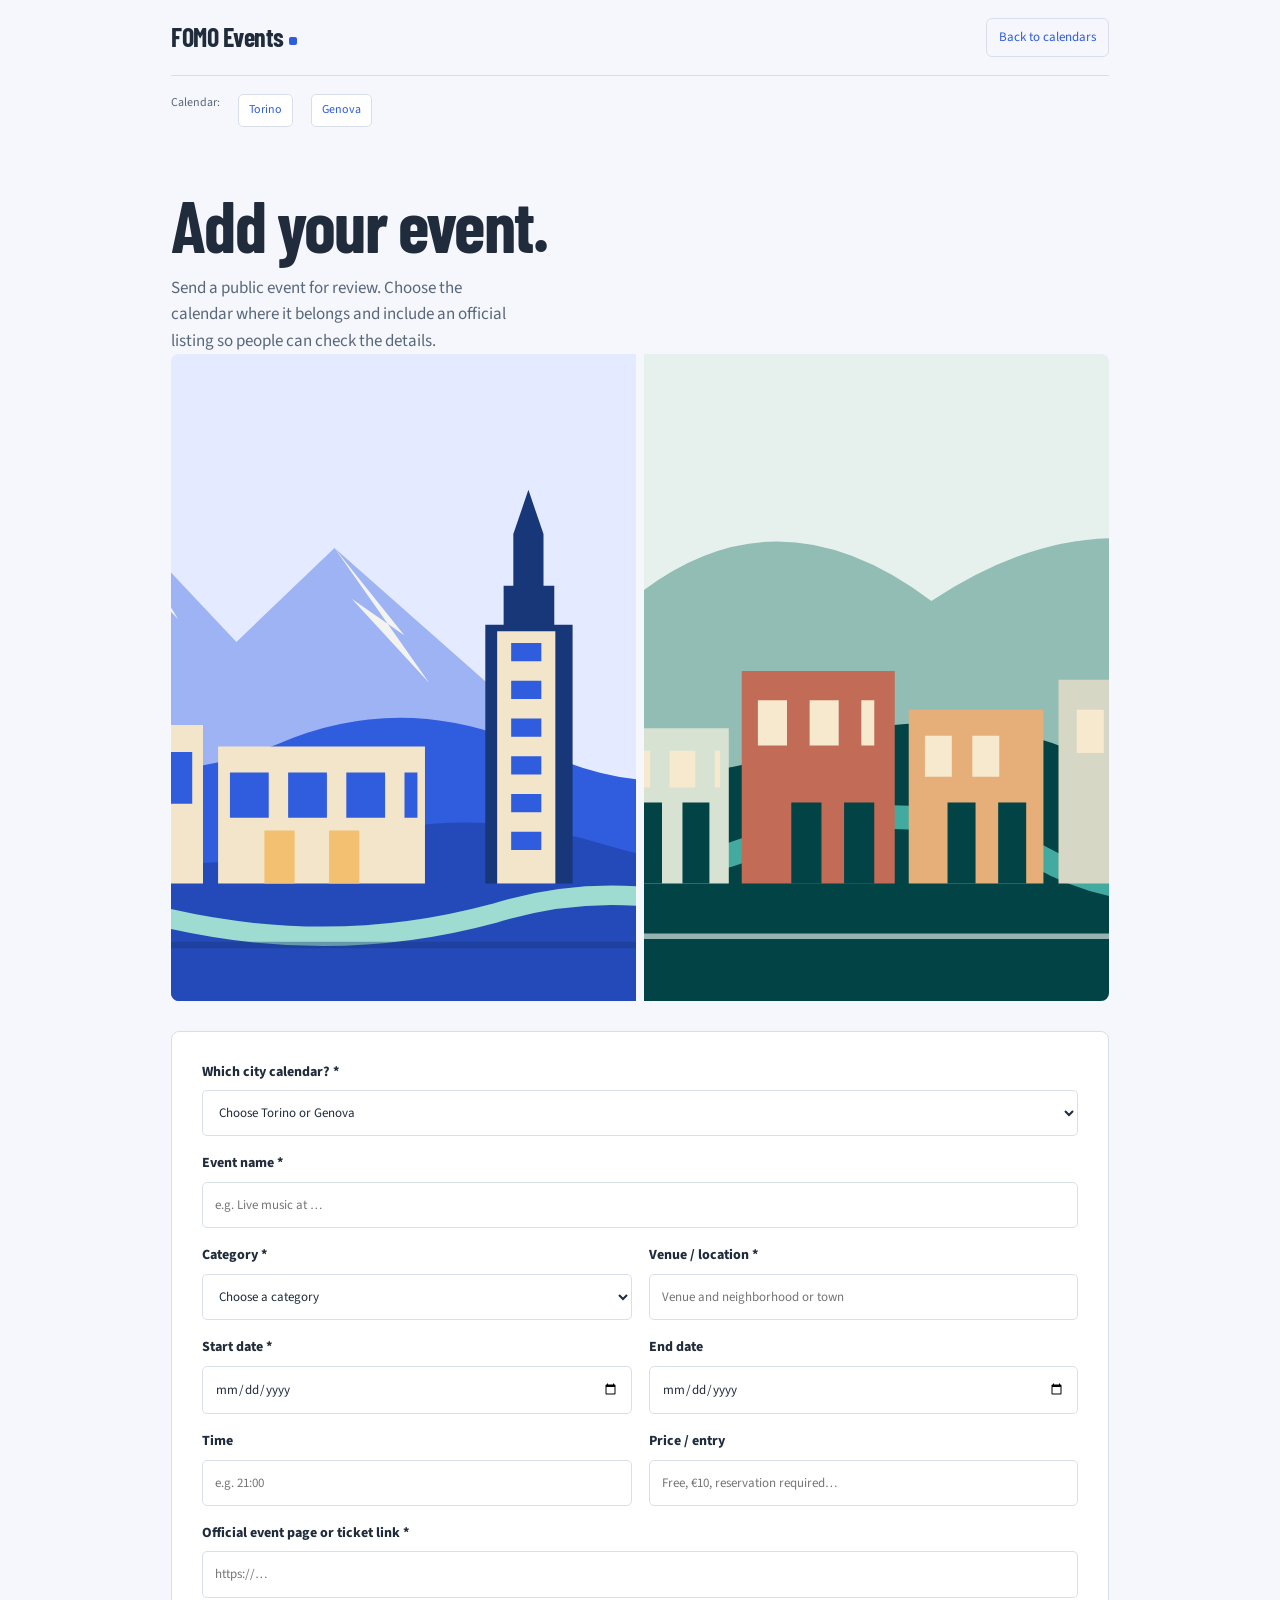
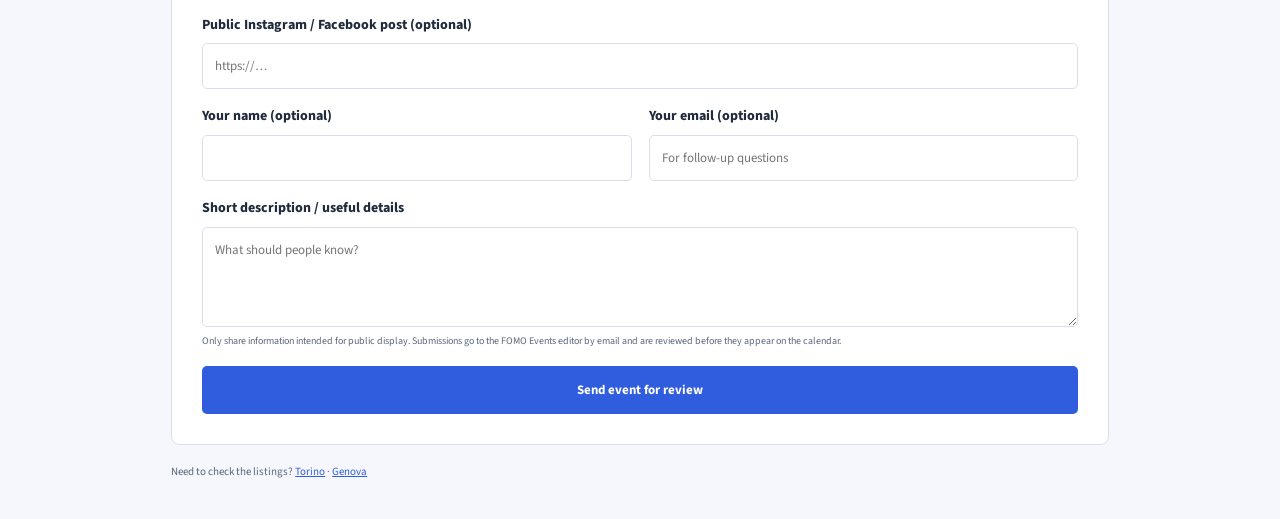
<file: submit.html>
<!doctype html>
<html lang="en"><head><meta charset="utf-8"><meta name="viewport" content="width=device-width,initial-scale=1"><meta name="theme-color" content="#305CDE"><meta name="description" content="Submit a public event for the FOMO Events Torino or Genova calendar."><title>Add an event · FOMO Events</title>
<style>:root{--paper:#f7f5ef;--ink:#17342f;--muted:#75817b;--line:#e5e3db;--orange:#305CDE;--white:#fffefa}*{box-sizing:border-box}body{margin:0;background:var(--paper);color:var(--ink);font-family:Inter,ui-sans-serif,system-ui,-apple-system,"Segoe UI",sans-serif}.wrap{max-width:840px;margin:auto;padding:0 28px}.top{height:78px;display:flex;align-items:center;justify-content:space-between;border-bottom:1px solid var(--line)}.brand{font-weight:850;font-size:20px;letter-spacing:-1px}.brand i{display:inline-block;width:9px;height:9px;background:var(--orange);border-radius:50%;margin-left:2px}.back{font-size:13px;color:#60776d;text-decoration:none}.cities{display:flex;gap:12px;padding:18px 0 0;font-size:12px}.cities a{color:#60776d}.hero{padding:34px 0 20px}.eyebrow{text-transform:uppercase;letter-spacing:1.7px;font-size:10px;font-weight:800;color:#6d827a}.hero h1{font-size:clamp(38px,7vw,64px);line-height:.98;letter-spacing:-4px;margin:14px 0}.hero p{font-size:14px;line-height:1.7;color:var(--muted);max-width:650px}.form{background:var(--white);border:1px solid var(--line);border-radius:18px;padding:24px;display:grid;grid-template-columns:1fr 1fr;gap:17px}.field{display:flex;flex-direction:column;gap:7px}.field.full{grid-column:1/-1}.field label{font-size:12px;font-weight:750}.field input,.field select,.field textarea{width:100%;border:1px solid var(--line);border-radius:10px;padding:12px;background:white;color:var(--ink);font:inherit;font-size:13px}.field textarea{min-height:100px;resize:vertical}.hint{font-size:10px;color:var(--muted);line-height:1.5}.submit{grid-column:1/-1;border:0;border-radius:10px;background:var(--ink);color:#fff;padding:14px 18px;font:inherit;font-size:13px;font-weight:750;cursor:pointer}.foot{padding:18px 0 38px;color:var(--muted);font-size:11px;line-height:1.6}.foot a{color:#60776d}.trap{position:absolute;left:-5000px}@media(max-width:600px){.wrap{padding:0 18px}.form{grid-template-columns:1fr;padding:18px}.field.full,.submit{grid-column:1}.hero h1{letter-spacing:-2px}}</style><link rel="stylesheet" href="assets/fomo.css"></head>
<body data-city="torino" class="submit-page"><div class="wrap"><header class="top"><a class="brand" href="./">FOMO Events<i></i></a><a class="back" href="./">Back to calendars</a></header><nav class="cities" aria-label="Choose a city"><span>Calendar:</span><a href="torino/">Torino</a><a href="genova/">Genova</a></nav>
<main><section class="hero"><div class="hero-copy"><h1>Add your event.</h1><p>Send a public event for review. Choose the calendar where it belongs and include an official listing so people can check the details.</p></div><div class="submit-city-art" aria-label="Illustrations of Torino and Genova"><img src="assets/torino-field-guide.svg" alt="" width="1200" height="600"><img src="assets/genova-field-guide.svg" alt="" width="1200" height="600"></div></section>
<form class="form" action="https://formsubmit.co/cf_flego@yahoo.it" method="POST">
<input type="hidden" name="_subject" value="FOMO Events event submission"><input type="hidden" name="_next" value="https://clifle.github.io/FOMO-events/thanks.html"><input type="text" name="_honey" class="trap" tabindex="-1" autocomplete="off">
<div class="field full"><label for="city">Which city calendar? *</label><select id="city" name="City" required><option value="">Choose Torino or Genova</option><option>Torino</option><option>Genova</option></select></div>
<div class="field full"><label for="title">Event name *</label><input id="title" name="Event name" required maxlength="120" placeholder="e.g. Live music at …"></div>
<div class="field"><label for="category">Category *</label><select id="category" name="Category" required><option value="">Choose a category</option><option>Art & exhibitions</option><option>Music & nightlife</option><option>Culture & talks</option><option>Markets</option><option>Food, sagre & fairs</option><option>Festivals</option><option>Family</option><option>Sport & outdoors</option><option>Other</option></select></div>
<div class="field"><label for="venue">Venue / location *</label><input id="venue" name="Venue / location" required maxlength="160" placeholder="Venue and neighborhood or town"></div>
<div class="field"><label for="start">Start date *</label><input id="start" name="Start date" type="date" required></div>
<div class="field"><label for="end">End date</label><input id="end" name="End date" type="date"></div>
<div class="field"><label for="time">Time</label><input id="time" name="Time" maxlength="80" placeholder="e.g. 21:00"></div>
<div class="field"><label for="price">Price / entry</label><input id="price" name="Price / entry" maxlength="100" placeholder="Free, €10, reservation required…"></div>
<div class="field full"><label for="url">Official event page or ticket link *</label><input id="url" name="Official event page" type="url" required placeholder="https://…"></div>
<div class="field full"><label for="social">Public Instagram / Facebook post (optional)</label><input id="social" name="Public social post" type="url" placeholder="https://…"></div>
<div class="field"><label for="name">Your name (optional)</label><input id="name" name="Name" maxlength="100"></div>
<div class="field"><label for="email">Your email (optional)</label><input id="email" name="email" type="email" maxlength="160" placeholder="For follow-up questions"></div>
<div class="field full"><label for="notes">Short description / useful details</label><textarea id="notes" name="Description" maxlength="800" placeholder="What should people know?"></textarea><span class="hint">Only share information intended for public display. Submissions go to the FOMO Events editor by email and are reviewed before they appear on the calendar.</span></div>
<button class="submit" type="submit">Send event for review </button></form></main><footer class="foot">Need to check the listings? <a href="torino/">Torino</a> · <a href="genova/">Genova</a></footer></div><script>const citySelect=document.getElementById("city");citySelect.addEventListener("change",()=>{document.body.dataset.city=citySelect.value==="Genova"?"genova":"torino";});</script></body></html>
</file>
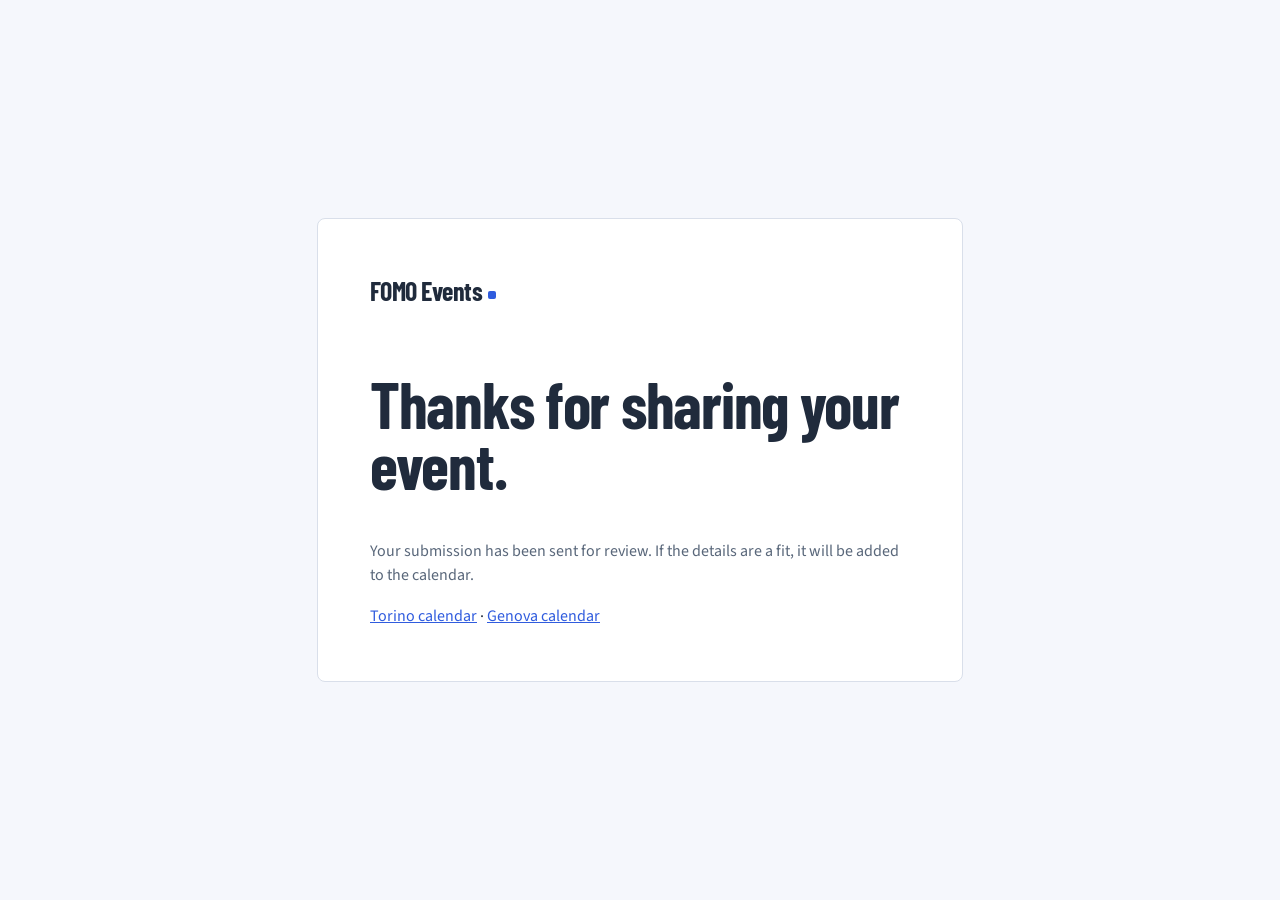
<file: thanks.html>
<!doctype html><html lang="en"><head><meta charset="utf-8"><meta name="viewport" content="width=device-width,initial-scale=1"><meta name="theme-color" content="#305CDE"><title>Thank you · FOMO Events</title><style>body{margin:0;min-height:100vh;display:grid;place-items:center;background:#f7f5ef;color:#17342f;font:16px/1.6 system-ui,sans-serif}.card{max-width:540px;margin:24px;padding:36px;background:#fffefa;border:1px solid #e5e3db;border-radius:18px}h1{letter-spacing:-2px}a{color:#60776d}</style><link rel="stylesheet" href="assets/fomo.css"></head><body data-city="torino" class="thanks-page"><main class="card"><a class="brand" href="./">FOMO Events<i></i></a><h1>Thanks for sharing your event.</h1><p>Your submission has been sent for review. If the details are a fit, it will be added to the calendar.</p><a href="torino/">Torino calendar</a> · <a href="genova/">Genova calendar</a></main></body></html>
</file>
<file: assets/fomo.css>
@import url('https://fonts.googleapis.com/css2?family=Barlow+Condensed:wght@500;600;700&family=Source+Sans+3:wght@400;500;600;700&display=swap');

:root {
  --fomo-display: 'Barlow Condensed', 'Avenir Next Condensed', sans-serif;
  --fomo-body: 'Source Sans 3', 'Avenir Next', sans-serif;
  --fomo-paper: #f7f8fb;
  --fomo-surface: #fff;
  --fomo-ink: #202b3c;
  --fomo-muted: #59677a;
  --fomo-line: #d9dfea;
  --fomo-accent: #305cde;
  --fomo-accent-deep: #173779;
  --fomo-wash: #e4eaff;
  color-scheme: light;
}

body[data-city="genova"] {
  --fomo-accent: #024345;
  --fomo-accent-deep: #012f31;
  --fomo-wash: #e6f0ec;
  --fomo-paper: #f4f8f6;
  --fomo-line: #d6e3df;
}

body[data-city="torino"] {
  --fomo-accent: #305cde;
  --fomo-accent-deep: #173779;
  --fomo-wash: #e4eaff;
  --fomo-paper: #f5f7fc;
  --fomo-line: #d9dfea;
}

html { scroll-behavior: smooth; scroll-padding-top: 88px; }
body, body * { font-family: var(--fomo-body); }
body { background: var(--fomo-paper); color: var(--fomo-ink); font-size: 16px; line-height: 1.55; }
::selection { background: var(--fomo-accent); color: #fff; }
*:focus-visible { outline: 3px solid color-mix(in srgb, var(--fomo-accent) 55%, white); outline-offset: 3px; }
button, input, select, textarea { caret-color: var(--fomo-accent); }
.wrap { max-width: 1320px; padding-left: clamp(20px, 4vw, 58px); padding-right: clamp(20px, 4vw, 58px); }

.top {
  position: relative;
  z-index: 10;
  min-height: 76px;
  height: auto;
  gap: 24px;
  border-bottom: 1px solid var(--fomo-line);
  color: var(--fomo-ink);
}
.brand {
  display: inline-flex;
  align-items: center;
  color: var(--fomo-ink);
  font-family: var(--fomo-display);
  font-size: 26px;
  font-weight: 700;
  letter-spacing: -.02em;
  text-decoration: none;
  white-space: nowrap;
}
.brand i { width: 8px; height: 8px; margin: 8px 0 0 6px; border-radius: 2px; background: var(--fomo-accent); }
.nav { align-items: center; gap: clamp(12px, 2vw, 28px); color: var(--fomo-muted); font-size: 14px; }
.nav a { position: relative; text-decoration: none; }
.nav a::after { position: absolute; right: 100%; bottom: -7px; left: 0; height: 2px; background: var(--fomo-accent); content: ''; transition: right .2s ease-out; }
.nav a:hover::after, .nav a:focus-visible::after { right: 0; }
.add-event {
  display: inline-flex;
  min-height: 40px;
  align-items: center;
  justify-content: center;
  padding: 9px 14px;
  border: 1px solid var(--fomo-accent);
  border-radius: 7px;
  background: var(--fomo-accent);
  color: #fff;
  font-size: 13px;
  font-weight: 700;
  line-height: 1;
  text-decoration: none;
  white-space: nowrap;
}
.add-event:hover { border-color: var(--fomo-accent-deep); background: var(--fomo-accent-deep); color: #fff; }
.mobile-menu { display: none; }
.mobile-menu a { color: var(--fomo-muted); font-size: 12px; font-weight: 650; text-decoration: none; white-space: nowrap; }
.mobile-menu a:hover, .mobile-menu a[aria-current="page"] { color: var(--fomo-accent-deep); }
.mobile-menu .mobile-add { padding: 7px 10px; border-radius: 6px; background: var(--fomo-accent); color: #fff; }
.mobile-menu .mobile-add:hover { background: var(--fomo-accent-deep); color: #fff; }
.mobile-menu .mobile-donate { padding: 7px 10px; border: 1px solid var(--fomo-line); border-radius: 6px; background: var(--fomo-surface); color: var(--fomo-ink); }
.mobile-menu .mobile-donate:hover { border-color: var(--fomo-accent); color: var(--fomo-accent-deep); }
.city-switch summary, .donate {
  border: 1px solid var(--fomo-line);
  border-radius: 7px;
  padding: 9px 12px;
  color: var(--fomo-ink);
  background: var(--fomo-surface);
  font-size: 13px;
  font-weight: 650;
}
.city-switch summary { list-style: none; }
.city-switch summary::-webkit-details-marker { display: none; }
.city-switch summary span { color: var(--fomo-accent); }
.city-menu { top: calc(100% + 7px); padding: 6px; border: 1px solid var(--fomo-line); border-radius: 8px; background: var(--fomo-surface); box-shadow: 0 12px 26px #16263d20; }
.city-menu a { border-radius: 5px; color: var(--fomo-ink); }
.city-menu a:hover, .city-menu a[aria-current="page"] { background: var(--fomo-wash); }
.city-menu small { color: var(--fomo-muted); }
.donate { background: var(--fomo-accent); border-color: var(--fomo-accent); color: #fff; text-decoration: none; }
.donate:hover { background: var(--fomo-accent-deep); color: #fff; }

.hero {
  grid-template-columns: minmax(0, .9fr) minmax(0, 1.1fr);
  gap: clamp(28px, 5vw, 72px);
  padding: clamp(36px, 5vw, 64px) 0 clamp(32px, 4vw, 52px);
}
.hero-copy { max-width: 570px; }
.hero h1, .submit-page .hero h1 {
  max-width: 16ch;
  margin: 0 0 18px;
  color: var(--fomo-ink);
  font-family: var(--fomo-display);
  font-size: clamp(54px, 6.5vw, 88px);
  font-weight: 700;
  letter-spacing: -.025em;
  line-height: .91;
  text-wrap: balance;
}
.hero h1 span { color: var(--fomo-accent); }
.intro, .hero p { max-width: 42ch; margin: 0; color: var(--fomo-muted); font-size: 17px; line-height: 1.55; }
.hero-art {
  position: relative;
  display: block;
  width: 100%;
  height: auto;
  min-height: 0;
  overflow: hidden;
  aspect-ratio: 2 / 1;
  border-radius: 8px;
  background: var(--fomo-wash);
  animation: field-guide-arrive .55s cubic-bezier(.16, 1, .3, 1) both;
}
.hero-art img { display: block; width: 100%; height: 100%; object-fit: cover; }
@keyframes field-guide-arrive { from { opacity: .72; transform: translateY(8px); } to { opacity: 1; transform: translateY(0); } }

.tools { gap: 10px; margin: 0 0 15px; }
.search input, .tools select {
  min-height: 48px;
  border: 1px solid var(--fomo-line);
  border-radius: 7px;
  background: var(--fomo-surface);
  color: var(--fomo-ink);
  font-size: 15px;
}
.search input { padding: 12px 14px 12px 43px; }
.search:before { color: var(--fomo-accent); font-size: 22px; }
.search input::placeholder { color: #637084; opacity: 1; }
.tools select { padding: 11px 36px 11px 13px; }
.filters { gap: clamp(14px, 2.2vw, 28px); padding-bottom: 28px; }
.chip { border: 0; border-bottom: 2px solid transparent; border-radius: 0; padding: 8px 2px 7px; color: var(--fomo-muted); font-size: 14px; }
.chip:hover { color: var(--fomo-accent); }
.chip.active { border-color: var(--fomo-accent); background: transparent; color: var(--fomo-accent); }
.section-head { align-items: baseline; margin: 0 0 11px; padding: 16px 0 13px; border-bottom: 1px solid var(--fomo-line); }
.section-head h2 { color: var(--fomo-ink); font-family: var(--fomo-display); font-size: clamp(28px, 3vw, 38px); font-weight: 600; letter-spacing: -.015em; line-height: 1.05; }
.section-head p { color: var(--fomo-muted); font-size: 13px; font-variant-numeric: tabular-nums; }
.listing { grid-template-columns: minmax(0, 1fr); gap: 0; }
.day-group { grid-template-columns: repeat(2, minmax(0, 1fr)); gap: 10px 14px; }
.day-heading { align-items: center; border-bottom: 1px solid var(--fomo-line); padding: 24px 0 9px; }
.day-heading h3 { color: var(--fomo-accent); font-family: var(--fomo-display); font-size: 21px; font-weight: 600; letter-spacing: 0; }
.day-heading span { color: var(--fomo-muted); font-size: 12px; font-variant-numeric: tabular-nums; }
.card {
  grid-template-columns: 75px minmax(0, 1fr);
  gap: 16px;
  padding: 16px 15px;
  border: 1px solid var(--fomo-line);
  border-radius: 8px;
  background: var(--fomo-surface);
  color: var(--fomo-ink);
  transition: border-color .16s ease-out, transform .16s ease-out;
}
.card:hover { border-color: var(--fomo-accent); transform: translateY(-2px); }
.datebox { border-color: var(--fomo-line); }
.datebox b { color: var(--fomo-accent); font-family: var(--fomo-display); font-size: 28px; font-weight: 600; }
.datebox small, .cardtop .when, .series, .source { color: var(--fomo-muted); }
.datebox .date-through { color: var(--fomo-ink); }
.tag { border-radius: 4px; background: var(--fomo-wash); color: var(--fomo-accent-deep); font-size: 10px; }
.card h3 { margin: 9px 0 4px; color: var(--fomo-ink); font-family: var(--fomo-display); font-size: 23px; font-weight: 600; letter-spacing: 0; line-height: 1.05; }
.venue { color: var(--fomo-muted); font-size: 13px; }
.cardfoot { gap: 10px; margin-top: 12px; }
.source { font-size: 11px; }
.details { border-color: var(--fomo-accent); color: var(--fomo-accent); font-size: 12px; }
.empty { padding: 42px 20px; border: 1px dashed var(--fomo-line); border-radius: 8px; background: transparent; color: var(--fomo-muted); }
.year-continuation { border-color: var(--fomo-line); border-radius: 8px; background: var(--fomo-wash); }
.year-continuation p { color: var(--fomo-ink); font-size: 14px; }
.year-continuation a { border-radius: 5px; background: var(--fomo-accent); color: #fff; }
.coverage { align-items: flex-start; flex-direction: column; margin: 38px 0 32px; border: 1px solid var(--fomo-line); border-radius: 8px; padding: 22px 24px; background: var(--fomo-wash); }
.coverage strong { color: var(--fomo-accent-deep); font-family: var(--fomo-display); font-size: 24px; font-weight: 600; }
.coverage p { max-width: 75ch; color: var(--fomo-ink); font-size: 13px; }
.sources { gap: 7px; margin-top: 12px; }
.sources a { border: 1px solid color-mix(in srgb, var(--fomo-accent) 20%, white); border-radius: 5px; padding: 7px 10px; background: var(--fomo-surface); color: var(--fomo-accent-deep); font-size: 12px; }
.sources a:hover { border-color: var(--fomo-accent); }
.map-panel { margin: 32px 0 36px; border: 1px solid var(--fomo-line); border-radius: 8px; padding: 20px; background: var(--fomo-surface); }
.map-head h2 { color: var(--fomo-ink); font-family: var(--fomo-display); font-size: 30px; font-weight: 600; letter-spacing: 0; }
.map-head p, .map-count { color: var(--fomo-muted); font-size: 13px; }
#event-map { border-radius: 5px; }
.leaflet-popup-content a { color: var(--fomo-accent); }
.footer { gap: 14px; border-color: var(--fomo-line); color: var(--fomo-muted); font-size: 12px; }
.footer a, .foot a { color: var(--fomo-accent); }

.submit-page .wrap { max-width: 1040px; }
.submit-page .hero { padding: 46px 0 30px; }
.submit-page .hero h1 { max-width: none; font-size: clamp(48px, 6vw, 72px); }
.submit-page .hero-copy { max-width: 500px; }
.submit-city-art { display: grid; grid-template-columns: 1fr 1fr; gap: 8px; align-self: center; overflow: hidden; aspect-ratio: 1.45 / 1; border-radius: 8px; }
.submit-city-art img { width: 100%; height: 100%; object-fit: cover; }
.submit-page .top { justify-content: space-between; }
.submit-page .back { border: 1px solid var(--fomo-line); border-radius: 6px; padding: 8px 12px; color: var(--fomo-accent); text-decoration: none; }
.submit-page .cities { margin: 0 0 19px; color: var(--fomo-muted); }
.submit-page .cities a { display: inline-block; margin-left: 6px; border: 1px solid var(--fomo-line); border-radius: 5px; padding: 6px 10px; background: var(--fomo-surface); color: var(--fomo-accent); text-decoration: none; }
.submit-page .form { border: 1px solid var(--fomo-line); border-radius: 8px; padding: clamp(18px, 3vw, 30px); background: var(--fomo-surface); }
.submit-page .field label { color: var(--fomo-ink); font-size: 14px; }
.submit-page .field input, .submit-page .field select, .submit-page .field textarea { border: 1px solid var(--fomo-line); border-radius: 5px; background: #fff; color: var(--fomo-ink); }
.submit-page .field input:focus, .submit-page .field select:focus, .submit-page .field textarea:focus { border-color: var(--fomo-accent); outline: 2px solid color-mix(in srgb, var(--fomo-accent) 20%, transparent); }
.submit-page .hint { color: var(--fomo-muted); }
.submit-page .submit { border: 0; border-radius: 5px; background: var(--fomo-accent); color: #fff; font-weight: 700; }
.submit-page .submit:hover { background: var(--fomo-accent-deep); }
.submit-page .foot { border-color: var(--fomo-line); color: var(--fomo-muted); }
.thanks-page { min-height: 100vh; display: grid; place-items: center; }
.thanks-page .card { width: min(100% - 36px, 640px); margin: 24px; border: 1px solid var(--fomo-line); border-radius: 8px; padding: clamp(26px, 5vw, 52px); background: var(--fomo-surface); }
.thanks-page .card h1 { color: var(--fomo-ink); font-family: var(--fomo-display); font-size: clamp(42px, 7vw, 64px); letter-spacing: -.02em; line-height: .95; }
.thanks-page .card p { color: var(--fomo-muted); }
.thanks-page .card .brand { margin-bottom: 20px; }
.thanks-page .card > a:not(.brand) { color: var(--fomo-accent); }

@media (max-width: 760px) {
  .wrap { padding-right: 20px; padding-left: 20px; }
  .top { min-height: 68px; gap: 8px; flex-wrap: wrap; }
  .brand { font-size: 23px; }
  .nav { display: none; }
  .donate { display: none; }
  .add-event { display: none; }
  .mobile-menu {
    order: 3;
    display: flex;
    flex: 0 0 100%;
    align-items: center;
    gap: 17px;
    min-width: 0;
    overflow-x: auto;
    padding: 4px 1px 9px;
    border-bottom: 1px solid var(--fomo-line);
    scrollbar-width: none;
    white-space: nowrap;
  }
  .mobile-menu::-webkit-scrollbar { display: none; }
  .mobile-menu a { flex: 0 0 auto; font-size: 12px; }
  .mobile-menu .mobile-add { padding: 7px 10px; }
  .city-switch { display: block; }
  .city-switch { order: 2; }
  .brand { order: 1; }
  .city-switch summary, .donate { padding: 8px 9px; font-size: 12px; }
  .hero { grid-template-columns: minmax(0, 1fr); gap: 23px; padding: 34px 0 32px; }
  .hero h1 { max-width: 12ch; font-size: clamp(52px, 14vw, 72px); }
  .intro, .hero p { max-width: 42ch; font-size: 16px; }
  .hero-art { max-height: 270px; }
  .tools { flex-wrap: wrap; }
  .search { flex-basis: 100%; }
  .tools select { flex: 1; min-width: 0; }
  .filters { gap: 17px; }
  .day-group { grid-template-columns: minmax(0, 1fr); }
  .day-heading { grid-column: 1; }
  .coverage { display: flex; }
  .sources { margin-top: 12px; }
  .section-head { gap: 10px; }
  .section-head h2 { font-size: 30px; }
  .section-head p { font-size: 11px; text-align: right; }
  .map-panel { padding: 14px; }
  #event-map { height: 360px; }
  .map-head { display: block; }
  .map-count { display: block; margin-top: 8px; }
  .submit-page .hero { grid-template-columns: minmax(0, 1fr); gap: 20px; padding-top: 32px; }
  .submit-city-art { max-height: 230px; }
  .thanks-page .card { margin: 18px; }
}
@media (max-width: 420px) {
  .top { flex-wrap: wrap; }
  .brand { margin-right: auto; }
  .donate { max-width: 82px; overflow: hidden; white-space: nowrap; }
  .card { grid-template-columns: 62px minmax(0, 1fr); gap: 12px; padding: 13px 11px; }
  .cardtop { align-items: flex-start; }
  .cardtop .when { text-align: right; }
  .card h3 { font-size: 21px; }
  .source { max-width: 16ch; }
}
@media (prefers-reduced-motion: reduce) {
  html { scroll-behavior: auto; }
  *, *::before, *::after { animation-duration: .01ms !important; animation-iteration-count: 1 !important; transition-duration: .01ms !important; }
}

.city-chevron { display: inline-block; width: 7px; height: 7px; margin: 0 1px 3px 7px; border-right: 1.5px solid currentColor; border-bottom: 1.5px solid currentColor; transform: rotate(45deg); }
.venue { display: flex; align-items: center; gap: 6px; }
.venue-pin { flex: 0 0 12px; width: 12px; height: 15px; fill: none; stroke: var(--fomo-accent); stroke-width: 1.6; stroke-linecap: round; stroke-linejoin: round; }
.search:before { content: ''; position: absolute; left: 16px; top: 17px; width: 12px; height: 12px; border: 1.7px solid var(--fomo-muted); border-radius: 50%; pointer-events: none; }
.search:after { content: ''; position: absolute; left: 28px; top: 30px; width: 6px; height: 1.7px; background: var(--fomo-muted); transform: rotate(45deg); transform-origin: left center; pointer-events: none; }
</file>
